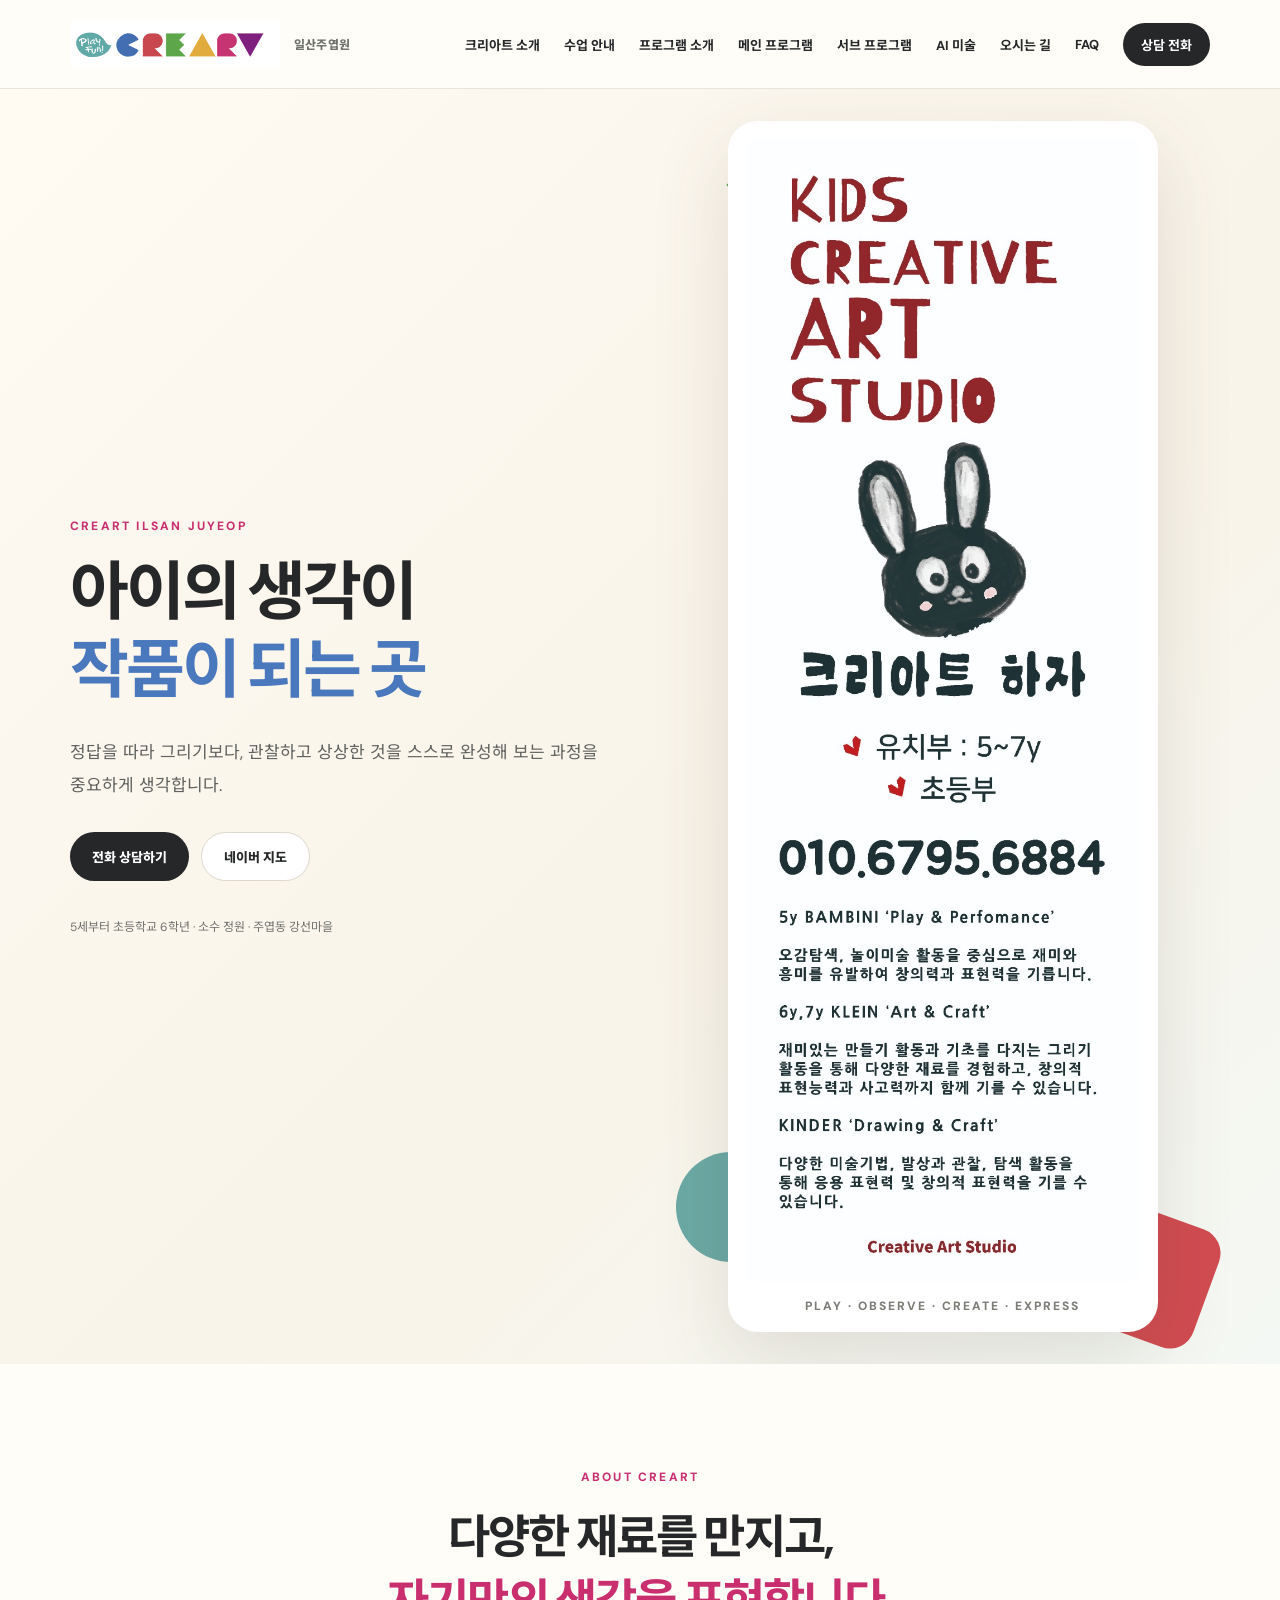
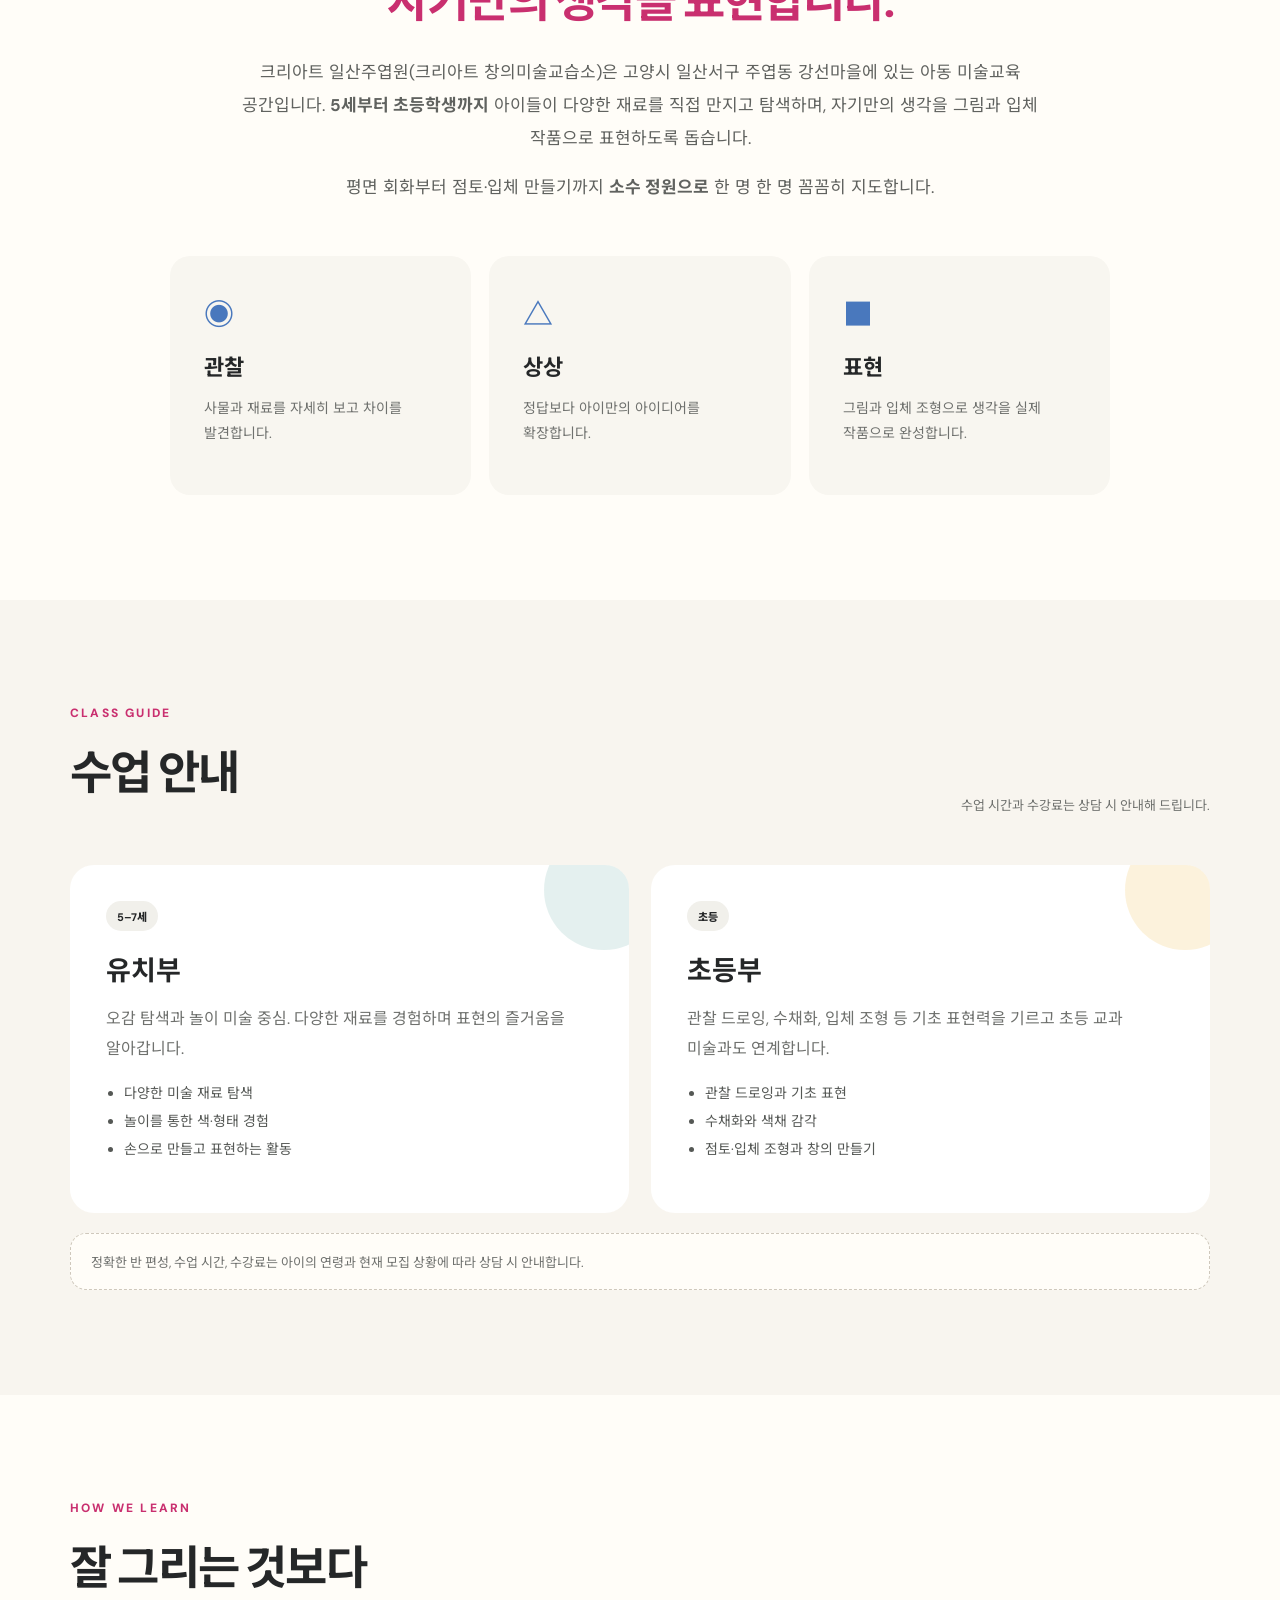
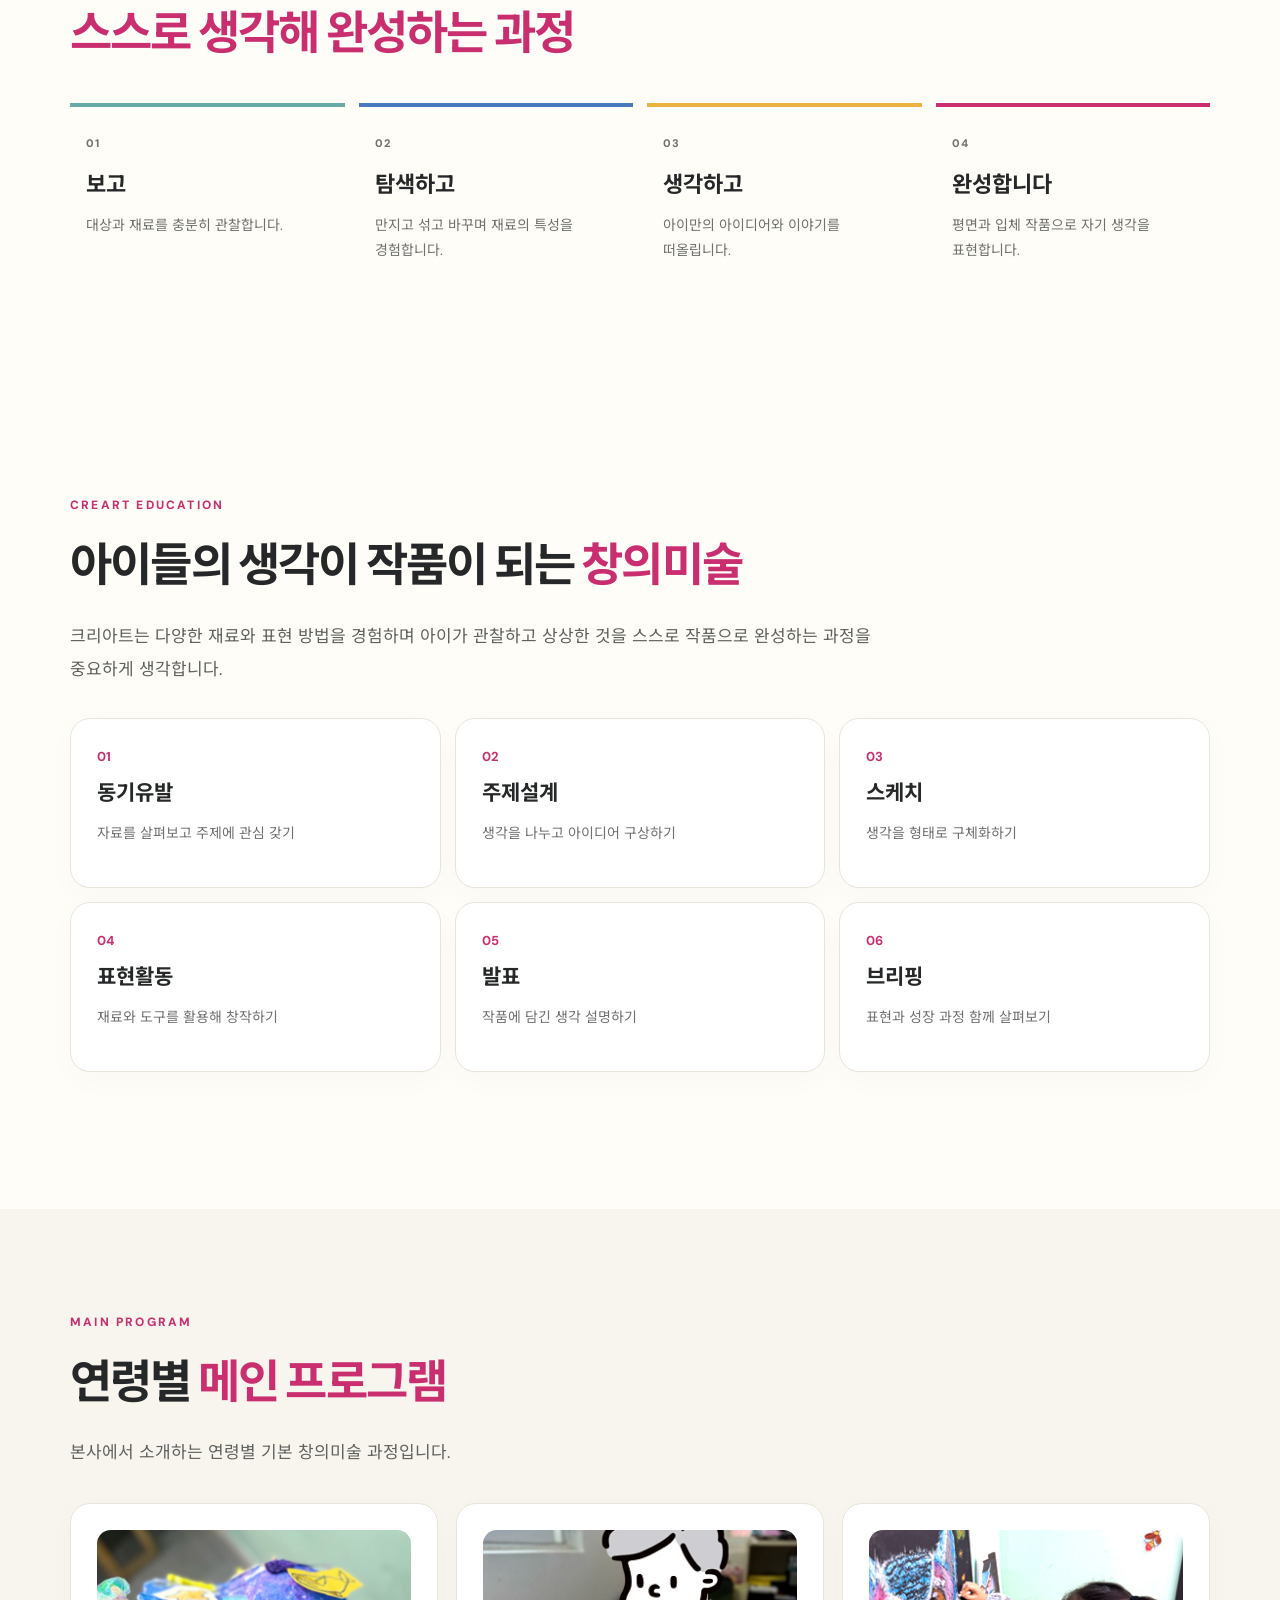
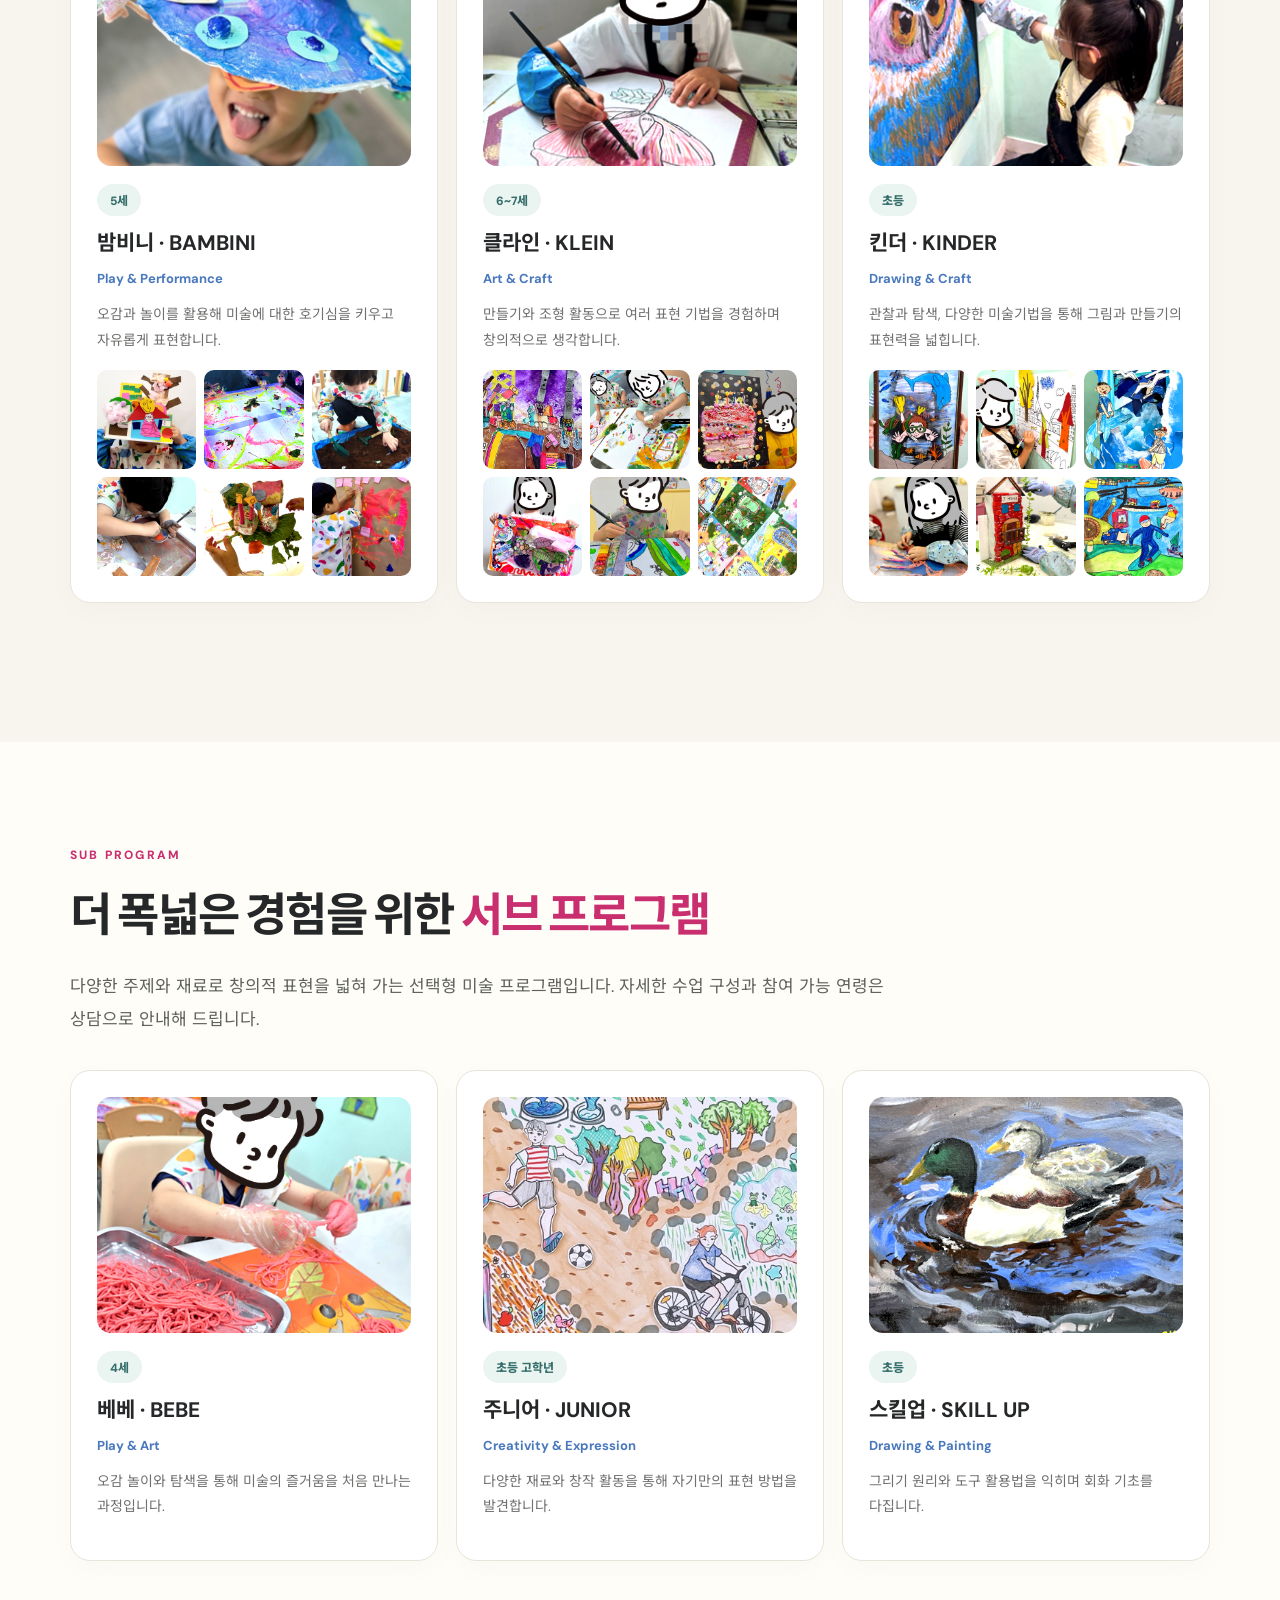
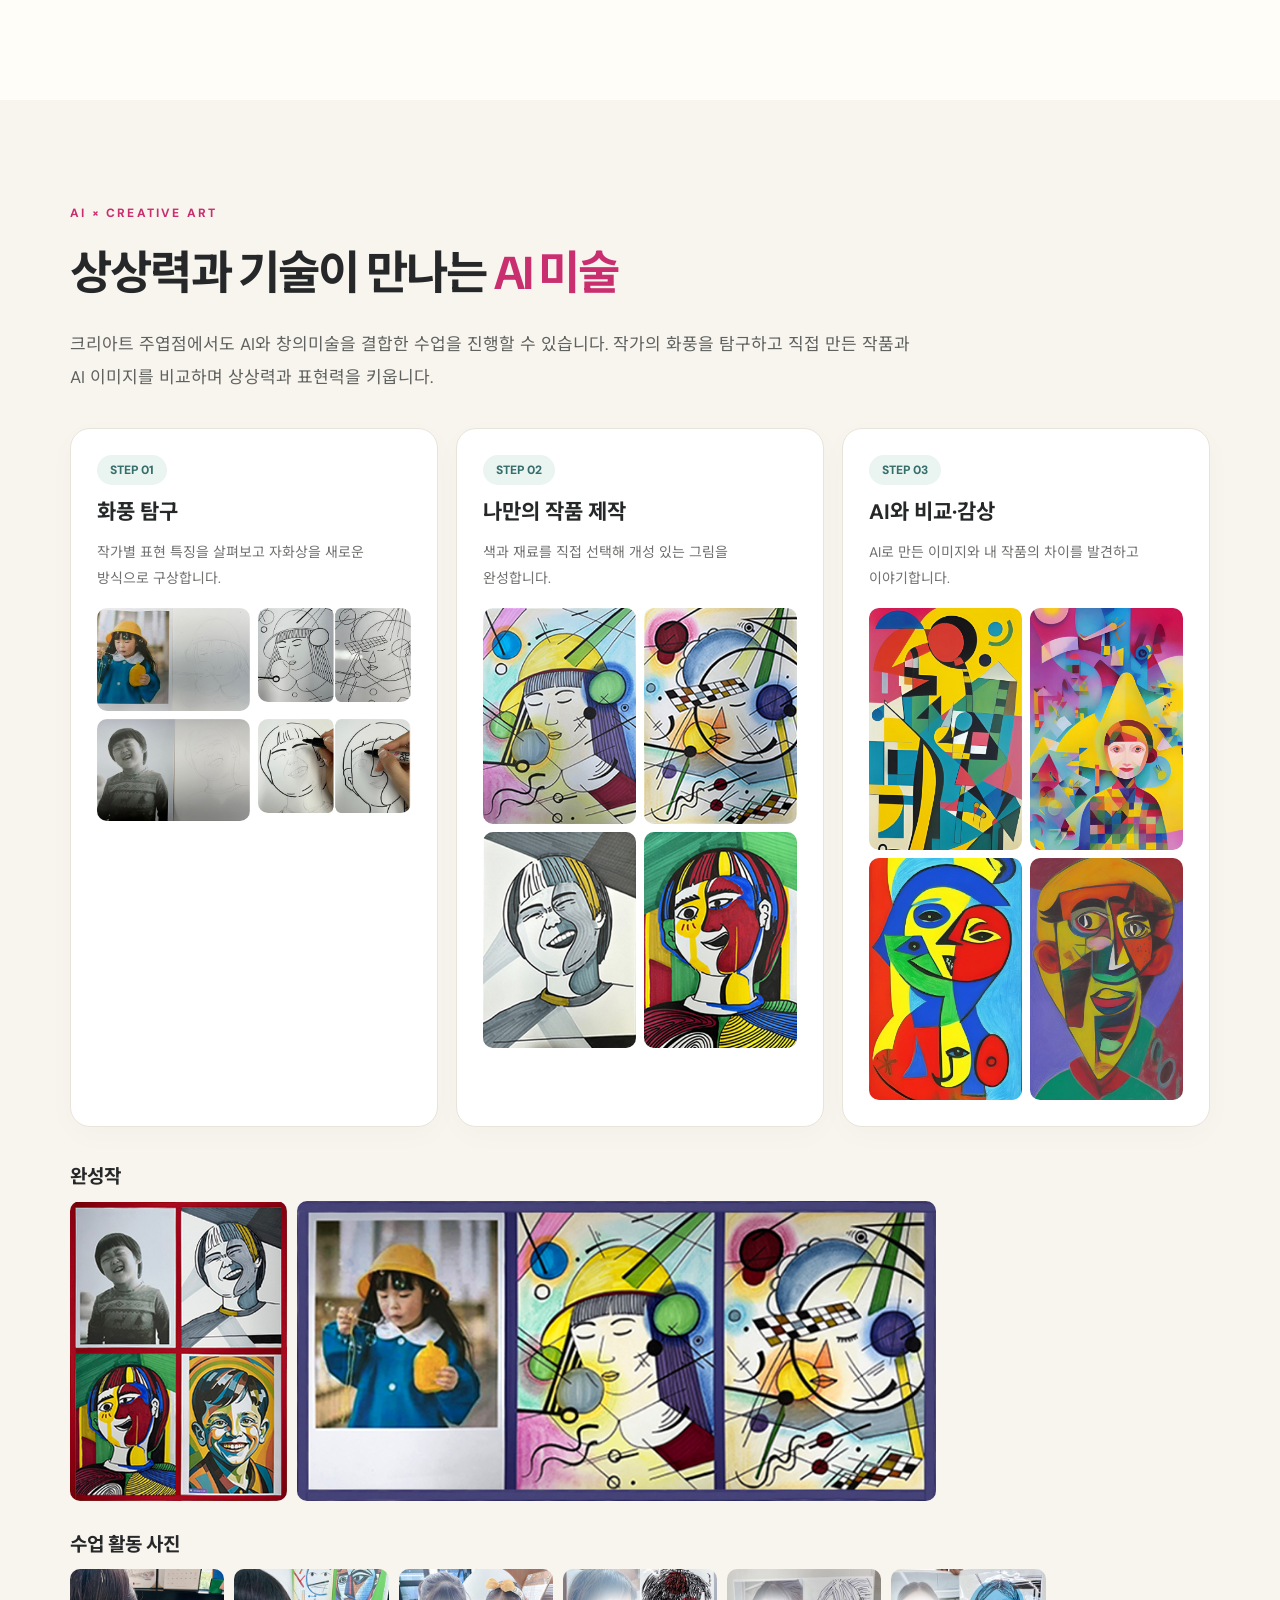
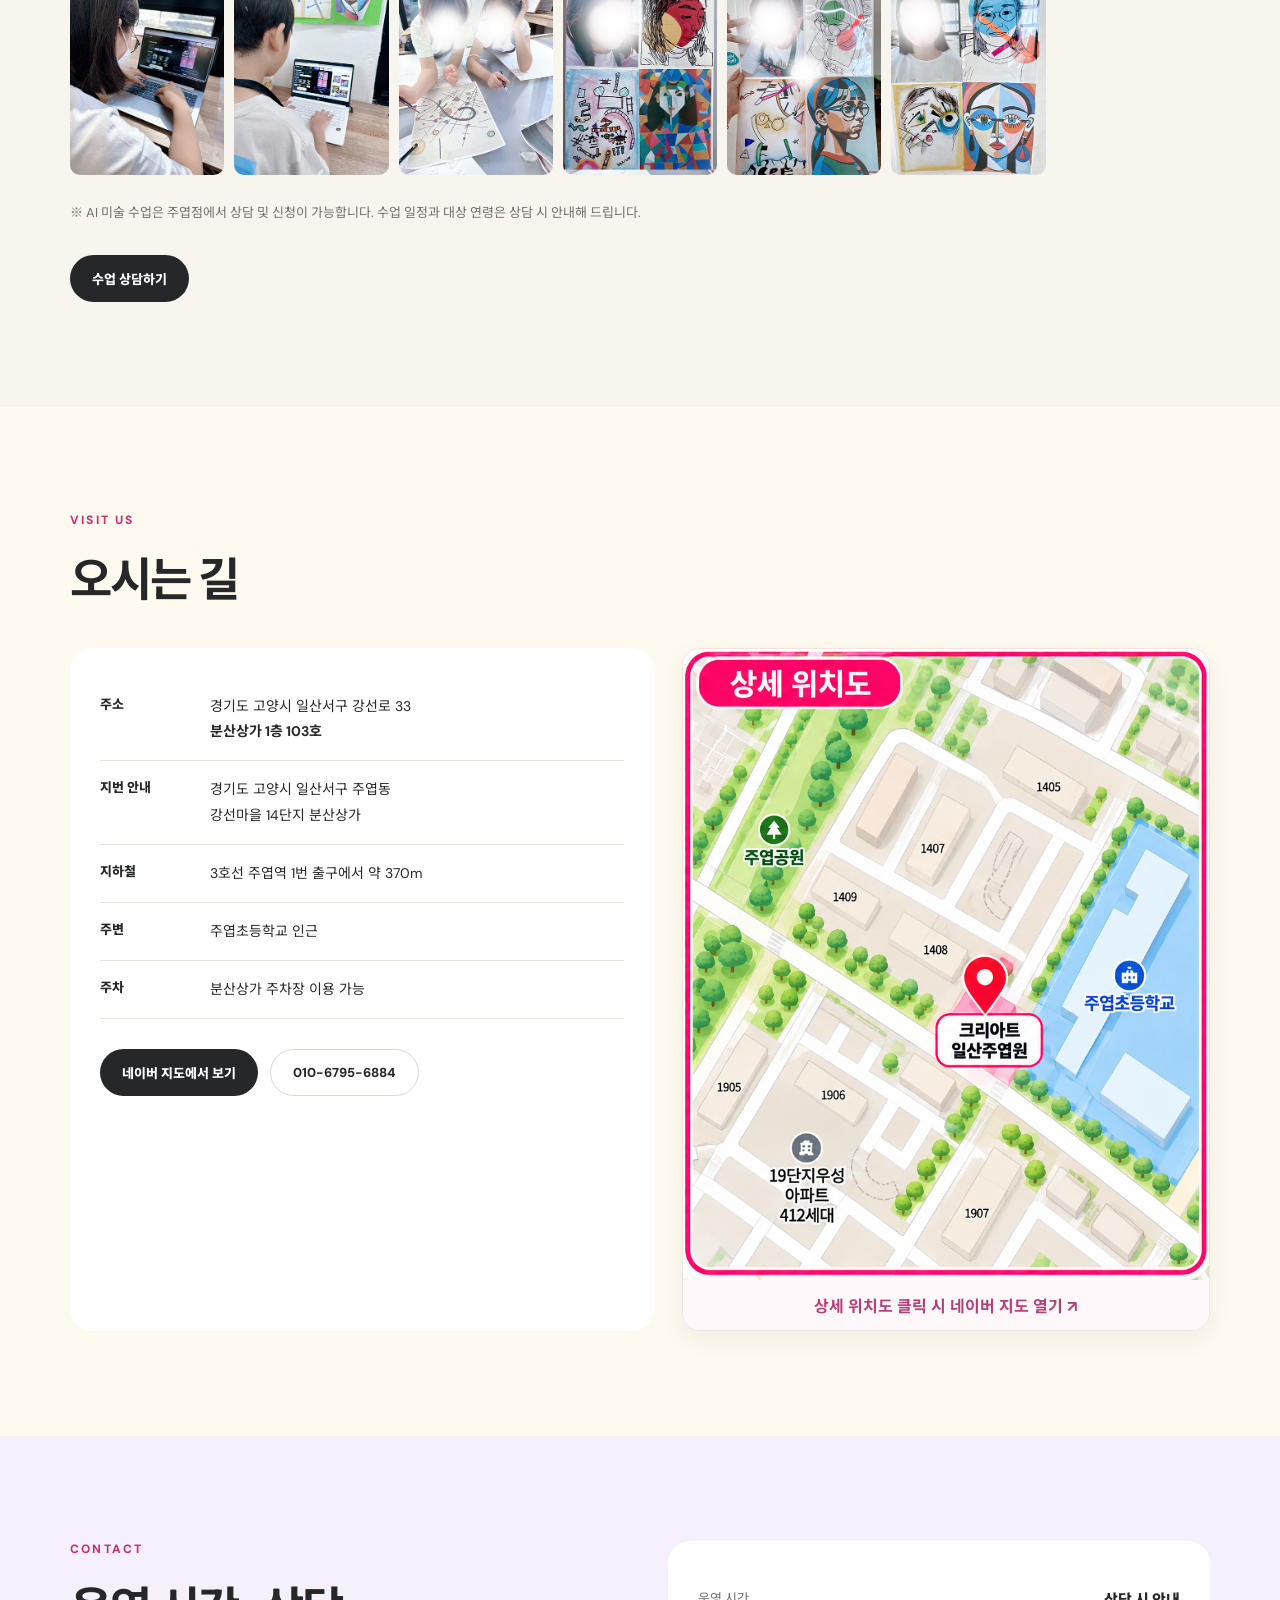
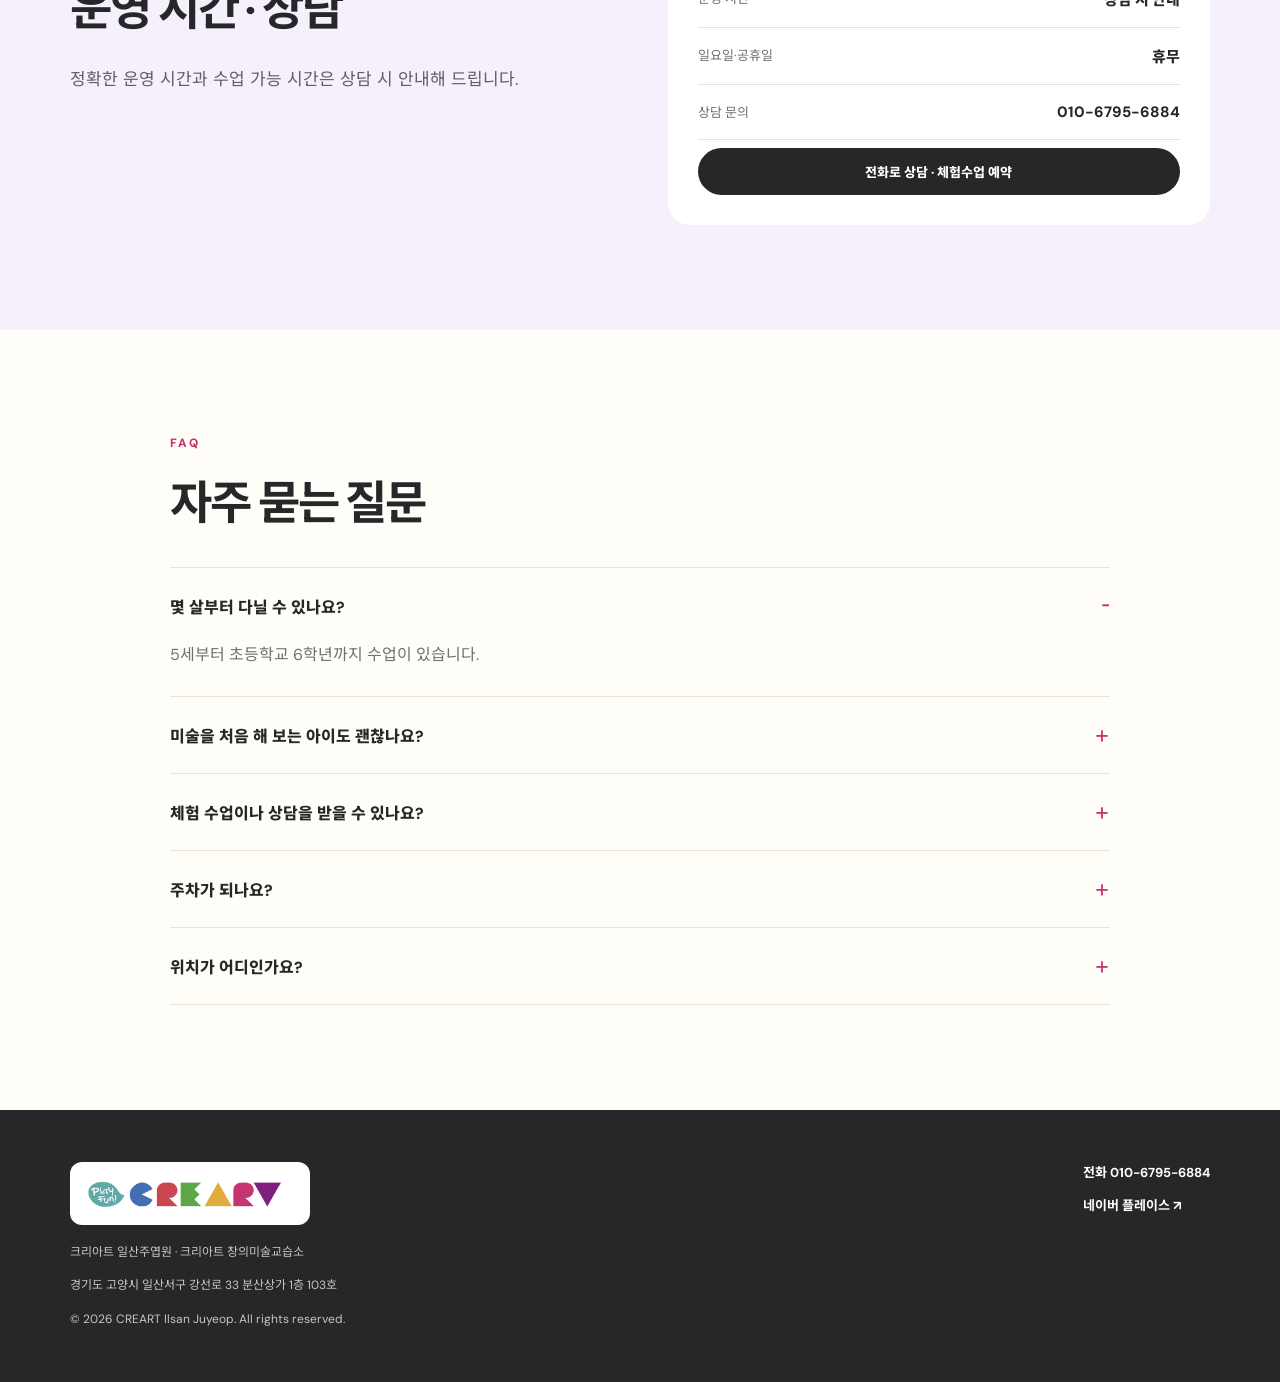
<file: index.html>
<!DOCTYPE html>

<html lang="ko">
<head>
<meta charset="utf-8"/>
<meta content="width=device-width, initial-scale=1" name="viewport"/>
<meta content="#fffdf8" name="theme-color"/>
<title>크리아트 일산주엽원 | 주엽동 5세·초등 창의미술</title>
<meta content="고양시 일산서구 주엽동 강선마을의 아동 미술교육 공간, 크리아트 일산주엽원. 5세부터 초등학교 6학년까지 소수 정원으로 관찰 드로잉, 수채화, 점토·입체 조형 수업을 진행합니다." name="description"/>
<meta content="크리아트 일산주엽원, 크리아트 창의미술교습소, 주엽동 미술학원, 일산 아동미술, 강선마을 미술, 유아미술, 초등미술, 창의미술" name="keywords"/>
<link href="https://www.creart-jy.com/" rel="canonical"/>
<meta content="website" property="og:type"/>
<meta content="ko_KR" property="og:locale"/>
<meta content="크리아트 일산주엽원 | 아이의 생각이 작품이 되는 곳" property="og:title"/>
<meta content="5세부터 초등학생까지, 다양한 재료를 직접 탐색하고 자기 생각을 그림과 입체 작품으로 표현하는 소수 정원 창의미술." property="og:description"/>
<meta content="https://www.creart-jy.com/" property="og:url"/>
<meta content="https://www.creart-jy.com/assets/creart-logo.png" property="og:image"/>
<link href="assets/creart-logo.png" rel="icon" type="image/png"/>
<link href="style.css" rel="stylesheet"/>
<script type="application/ld+json">{
  "@context": "https://schema.org",
  "@type": [
    "LocalBusiness",
    "EducationalOrganization"
  ],
  "name": "크리아트 일산주엽원",
  "alternateName": [
    "크리아트 창의미술교습소",
    "CREART 일산주엽원"
  ],
  "url": "https://www.creart-jy.com/",
  "logo": "https://www.creart-jy.com/assets/creart-logo.png",
  "telephone": "+82-10-6795-6884",
  "openingHoursSpecification": [
    {
      "@type": "OpeningHoursSpecification",
      "dayOfWeek": [
        "Monday",
        "Tuesday",
        "Wednesday",
        "Thursday",
        "Friday"
      ],
      "opens": "13:00",
      "closes": "19:00"
    }
  ],
  "sameAs": [
    "https://map.naver.com/p/entry/place/1433115227"
  ],
  "address": {
    "@type": "PostalAddress",
    "streetAddress": "강선로 33 분산상가 1층 103호",
    "addressLocality": "고양시 일산서구",
    "addressRegion": "경기도",
    "addressCountry": "KR"
  },
  "areaServed": [
    "주엽동",
    "강선마을",
    "일산서구"
  ],
  "description": "5세부터 초등학교 6학년까지 소수 정원으로 관찰 드로잉, 수채화, 점토·입체 조형 등 창의미술 수업을 진행하는 아동 미술교육 공간입니다."
}</script>
<script type="application/ld+json">
  {
    "@context":"https://schema.org",
    "@type":"FAQPage",
    "mainEntity":[
      {"@type":"Question","name":"몇 살부터 다닐 수 있나요?","acceptedAnswer":{"@type":"Answer","text":"5세부터 초등학교 6학년까지 수업이 있습니다."}},
      {"@type":"Question","name":"미술을 처음 해 보는 아이도 괜찮나요?","acceptedAnswer":{"@type":"Answer","text":"네. 처음 오는 아이도 재료에 익숙해지는 활동부터 시작하고, 아이의 속도에 맞춰 진행합니다."}},
      {"@type":"Question","name":"체험 수업이나 상담을 받을 수 있나요?","acceptedAnswer":{"@type":"Answer","text":"네. 전화로 예약하시면 상담과 체험 수업이 가능합니다."}},
      {"@type":"Question","name":"주차가 되나요?","acceptedAnswer":{"@type":"Answer","text":"분산상가 주차장 이용이 가능합니다."}},
      {"@type":"Question","name":"위치가 어디인가요?","acceptedAnswer":{"@type":"Answer","text":"주엽역 1번 출구에서 약 370m, 강선마을 14단지 분산상가 1층 103호에 있습니다."}}
    ]
  }
  </script>
<style>
/* program photos */
.program-cards .program-cover{display:block;width:100%;height:auto;aspect-ratio:4/3;object-fit:cover;border-radius:14px;margin:0 0 18px;background:var(--cream)}
.program-gallery{display:grid;grid-template-columns:repeat(3,1fr);gap:8px;margin-top:16px}
.program-gallery img,.ai-step-gallery img,.ai-photo-grid img{display:block;width:100%;height:auto;object-fit:cover;border-radius:10px;background:var(--cream)}
.program-gallery img{aspect-ratio:1/1}
.ai-step-gallery{display:grid;grid-template-columns:1fr 1fr;gap:8px;margin-top:16px}
.ai-step-gallery{align-items:start}
.ai-photos{margin:8px 0 26px}
.ai-photos h3{font-size:19px;margin:28px 0 12px}
.ai-photo-grid{display:grid;grid-template-columns:repeat(auto-fill,minmax(150px,1fr));gap:10px}
.ai-photo-grid img{aspect-ratio:3/4}
.ai-results{display:flex;flex-wrap:wrap;gap:10px}
.ai-results img{display:block;height:300px;width:auto;max-width:100%;object-fit:contain;border-radius:10px}
@media(max-width:900px){.program-gallery{grid-template-columns:repeat(6,1fr)}}
@media(max-width:520px){.program-gallery{grid-template-columns:repeat(3,1fr)}.ai-photo-grid{grid-template-columns:repeat(3,1fr);gap:6px}.ai-results img{height:auto;width:100%}}
.creart-detail-map{display:block;min-width:0;align-self:stretch;text-decoration:none;color:inherit;border-radius:18px;overflow:hidden;background:#fff;border:1px solid #eee5dd;box-shadow:0 8px 25px rgba(0,0,0,.06)}
.creart-detail-map img{display:block;width:100%;height:auto;object-fit:contain}
.creart-map-caption{display:block;padding:13px 16px;text-align:center;font-weight:700;color:#b34179;background:#fff8fb}
.creart-detail-map:hover .creart-map-caption{text-decoration:underline}
</style>
</head>
<body>
<a class="skip" href="#main">본문 바로가기</a>
<header class="site-header">
<div class="wrap nav">
<a aria-label="크리아트 일산주엽원 홈" class="brand" href="#top">
<img alt="CREART Play Fun 로고" class="brand-logo" src="assets/creart-logo.png"/>
<span class="brand-text">일산주엽원</span>
</a>
<button aria-controls="nav-links" aria-expanded="false" class="menu-toggle" type="button">메뉴 ☰</button>
<nav aria-label="주요 메뉴" id="nav-links">
<a href="#about">크리아트 소개</a>
<a href="#classes">수업 안내</a>
<a href="#program-overview">프로그램 소개</a>
<a href="#main-program">메인 프로그램</a>
<a href="#sub-program">서브 프로그램</a>
<a href="#ai-program">AI 미술</a>
<a href="#location">오시는 길</a>
<a href="#faq">FAQ</a>

<a class="nav-cta" href="tel:01067956884">상담 전화</a>
</nav>
</div>
</header>
<main id="main">
<section class="hero" id="top">
<div class="wrap hero-grid">
<div class="hero-copy">
<p class="eyebrow">CREART ILSAN JUYEOP</p>
<h1>아이의 생각이<br/><em>작품이 되는 곳</em></h1>
<p class="lead">정답을 따라 그리기보다, 관찰하고 상상한 것을 스스로 완성해 보는 과정을 중요하게 생각합니다.</p>
<div class="actions">
<a class="btn primary" href="tel:01067956884">전화 상담하기</a>
<a class="btn secondary" href="https://map.naver.com/p/entry/place/1433115227" rel="noopener noreferrer" target="_blank">네이버 지도</a>
</div>
<div class="hero-note">5세부터 초등학교 6학년 · 소수 정원 · 주엽동 강선마을</div>
</div>
<div aria-label="크리아트 주엽 미술학원 토끼 캐릭터 메인 이미지" class="hero-visual">
<div class="logo-card">
<img alt="KIDS CREATIVE ART STUDIO 크리아트 주엽 토끼 캐릭터와 수업 안내" class="rabbit-main-image" fetchpriority="high" src="[data-uri]"/>
<p>PLAY · OBSERVE · CREATE · EXPRESS</p>
</div>
<div class="shape shape-a"></div>
<div class="shape shape-b"></div>
<div class="shape shape-c"></div>
<div class="shape shape-d"></div>
</div>
</div>
</section>
<section class="section intro" id="about">
<div class="wrap narrow">
<p class="eyebrow">ABOUT CREART</p>
<h2>다양한 재료를 만지고,<br/><span>자기만의 생각을 표현합니다.</span></h2>
<p class="section-lead">크리아트 일산주엽원(크리아트 창의미술교습소)은 고양시 일산서구 주엽동 강선마을에 있는 아동 미술교육 공간입니다. <strong>5세부터 초등학생까지</strong> 아이들이 다양한 재료를 직접 만지고 탐색하며, 자기만의 생각을 그림과 입체 작품으로 표현하도록 돕습니다.</p>
<p class="section-lead">평면 회화부터 점토·입체 만들기까지 <strong>소수 정원으로</strong> 한 명 한 명 꼼꼼히 지도합니다.</p>
<div class="features">
<article><span class="feature-icon">◉</span><h3>관찰</h3><p>사물과 재료를 자세히 보고 차이를 발견합니다.</p></article>
<article><span class="feature-icon">△</span><h3>상상</h3><p>정답보다 아이만의 아이디어를 확장합니다.</p></article>
<article><span class="feature-icon">■</span><h3>표현</h3><p>그림과 입체 조형으로 생각을 실제 작품으로 완성합니다.</p></article>
</div>
</div>
</section>
<section class="section classes" id="classes">
<div class="wrap">
<p class="eyebrow">CLASS GUIDE</p>
<div class="section-head">
<h2>수업 안내</h2>
<p>수업 시간과 수강료는 상담 시 안내해 드립니다.</p>
</div>
<div class="class-grid">
<article class="class-card preschool">
<div class="class-badge">5–7세</div>
<h3>유치부</h3>
<p>오감 탐색과 놀이 미술 중심. 다양한 재료를 경험하며 표현의 즐거움을 알아갑니다.</p>
<ul>
<li>다양한 미술 재료 탐색</li>
<li>놀이를 통한 색·형태 경험</li>
<li>손으로 만들고 표현하는 활동</li>
</ul>
</article>
<article class="class-card elementary">
<div class="class-badge">초등</div>
<h3>초등부</h3>
<p>관찰 드로잉, 수채화, 입체 조형 등 기초 표현력을 기르고 초등 교과 미술과도 연계합니다.</p>
<ul>
<li>관찰 드로잉과 기초 표현</li>
<li>수채화와 색채 감각</li>
<li>점토·입체 조형과 창의 만들기</li>
</ul>
</article>
</div>
<div class="notice">정확한 반 편성, 수업 시간, 수강료는 아이의 연령과 현재 모집 상황에 따라 상담 시 안내합니다.</div>
</div>
</section>
<section class="section process">
<div class="wrap">
<p class="eyebrow">HOW WE LEARN</p>
<h2>잘 그리는 것보다<br/><span>스스로 생각해 완성하는 과정</span></h2>
<div class="process-grid">
<article><span>01</span><h3>보고</h3><p>대상과 재료를 충분히 관찰합니다.</p></article>
<article><span>02</span><h3>탐색하고</h3><p>만지고 섞고 바꾸며 재료의 특성을 경험합니다.</p></article>
<article><span>03</span><h3>생각하고</h3><p>아이만의 아이디어와 이야기를 떠올립니다.</p></article>
<article><span>04</span><h3>완성합니다</h3><p>평면과 입체 작품으로 자기 생각을 표현합니다.</p></article>
</div>

</div>
</section>
<!-- 본사 공개 프로그램 안내를 주엽점 방문자용으로 재구성한 요약입니다. -->
<section class="section program-section" id="program-overview">
<div class="wrap"><p class="eyebrow">CREART EDUCATION</p><h2>아이들의 생각이 작품이 되는 <span>창의미술</span></h2>
<p class="section-lead">크리아트는 다양한 재료와 표현 방법을 경험하며 아이가 관찰하고 상상한 것을 스스로 작품으로 완성하는 과정을 중요하게 생각합니다.</p>
<div class="program-steps"><article><b>01</b><h3>동기유발</h3><p>자료를 살펴보고 주제에 관심 갖기</p></article><article><b>02</b><h3>주제설계</h3><p>생각을 나누고 아이디어 구상하기</p></article><article><b>03</b><h3>스케치</h3><p>생각을 형태로 구체화하기</p></article><article><b>04</b><h3>표현활동</h3><p>재료와 도구를 활용해 창작하기</p></article><article><b>05</b><h3>발표</h3><p>작품에 담긴 생각 설명하기</p></article><article><b>06</b><h3>브리핑</h3><p>표현과 성장 과정 함께 살펴보기</p></article></div>
</div>
</section>
<section class="section program-section program-tint" id="main-program"><div class="wrap"><p class="eyebrow">MAIN PROGRAM</p><h2>연령별 <span>메인 프로그램</span></h2><p class="section-lead">본사에서 소개하는 연령별 기본 창의미술 과정입니다.</p>
<div class="program-cards"><article><img class="program-cover" src="images/program/img_bambini_00.jpg" alt="크리아트 밤비니(5세) 놀이미술 수업 모습" width="322" height="251" loading="lazy" decoding="async"/><span class="program-pill">5세</span><h3>밤비니 · BAMBINI</h3><strong>Play &amp; Performance</strong><p>오감과 놀이를 활용해 미술에 대한 호기심을 키우고 자유롭게 표현합니다.</p><div class="program-gallery"><img src="images/program/img_bambini_01.jpg" alt="크리아트 밤비니(5세) 놀이미술 작품 예시 1" width="300" height="290" loading="lazy" decoding="async"/><img src="images/program/img_bambini_02.jpg" alt="크리아트 밤비니(5세) 놀이미술 작품 예시 2" width="300" height="290" loading="lazy" decoding="async"/><img src="images/program/img_bambini_03.jpg" alt="크리아트 밤비니(5세) 놀이미술 작품 예시 3" width="300" height="290" loading="lazy" decoding="async"/><img src="images/program/img_bambini_04.jpg" alt="크리아트 밤비니(5세) 놀이미술 작품 예시 4" width="300" height="290" loading="lazy" decoding="async"/><img src="images/program/img_bambini_05.jpg" alt="크리아트 밤비니(5세) 놀이미술 작품 예시 5" width="300" height="290" loading="lazy" decoding="async"/><img src="images/program/img_bambini_06.jpg" alt="크리아트 밤비니(5세) 놀이미술 작품 예시 6" width="300" height="290" loading="lazy" decoding="async"/></div></article><article><img class="program-cover" src="images/program/img_klein_00.jpg" alt="크리아트 클라인(6~7세) 조형 활동 수업 모습" width="321" height="251" loading="lazy" decoding="async"/><span class="program-pill">6~7세</span><h3>클라인 · KLEIN</h3><strong>Art &amp; Craft</strong><p>만들기와 조형 활동으로 여러 표현 기법을 경험하며 창의적으로 생각합니다.</p><div class="program-gallery"><img src="images/program/img_klein_01.jpg" alt="크리아트 클라인(6~7세) 조형 활동 작품 예시 1" width="300" height="420" loading="lazy" decoding="async"/><img src="images/program/img_klein_02.jpg" alt="크리아트 클라인(6~7세) 조형 활동 작품 예시 2" width="300" height="290" loading="lazy" decoding="async"/><img src="images/program/img_klein_03.jpg" alt="크리아트 클라인(6~7세) 조형 활동 작품 예시 3" width="300" height="290" loading="lazy" decoding="async"/><img src="images/program/img_klein_04.jpg" alt="크리아트 클라인(6~7세) 조형 활동 작품 예시 4" width="300" height="290" loading="lazy" decoding="async"/><img src="images/program/img_klein_05.jpg" alt="크리아트 클라인(6~7세) 조형 활동 작품 예시 5" width="300" height="290" loading="lazy" decoding="async"/><img src="images/program/img_klein_06.jpg" alt="크리아트 클라인(6~7세) 조형 활동 작품 예시 6" width="300" height="290" loading="lazy" decoding="async"/></div></article><article><img class="program-cover" src="images/program/img_kinder_00.jpg" alt="크리아트 킨더(초등) 그리기와 만들기 수업 모습" width="322" height="251" loading="lazy" decoding="async"/><span class="program-pill">초등</span><h3>킨더 · KINDER</h3><strong>Drawing &amp; Craft</strong><p>관찰과 탐색, 다양한 미술기법을 통해 그림과 만들기의 표현력을 넓힙니다.</p><div class="program-gallery"><img src="images/program/img_kinder_01.jpg" alt="크리아트 킨더(초등) 그리기와 만들기 작품 예시 1" width="300" height="290" loading="lazy" decoding="async"/><img src="images/program/img_kinder_02.jpg" alt="크리아트 킨더(초등) 그리기와 만들기 작품 예시 2" width="300" height="290" loading="lazy" decoding="async"/><img src="images/program/img_kinder_03.jpg" alt="크리아트 킨더(초등) 그리기와 만들기 작품 예시 3" width="300" height="290" loading="lazy" decoding="async"/><img src="images/program/img_kinder_04.jpg" alt="크리아트 킨더(초등) 그리기와 만들기 작품 예시 4" width="300" height="290" loading="lazy" decoding="async"/><img src="images/program/img_kinder_05.jpg" alt="크리아트 킨더(초등) 그리기와 만들기 작품 예시 5" width="300" height="290" loading="lazy" decoding="async"/><img src="images/program/img_kinder_06.jpg" alt="크리아트 킨더(초등) 그리기와 만들기 작품 예시 6" width="300" height="430" loading="lazy" decoding="async"/></div></article></div>
</div></section>
<section class="section program-section" id="sub-program"><div class="wrap"><p class="eyebrow">SUB PROGRAM</p><h2>더 폭넓은 경험을 위한 <span>서브 프로그램</span></h2><p class="section-lead">다양한 주제와 재료로 창의적 표현을 넓혀 가는 선택형 미술 프로그램입니다. 자세한 수업 구성과 참여 가능 연령은 상담으로 안내해 드립니다.</p>
<div class="program-cards"><article><img class="program-cover" src="images/program/img_bebe_00.jpg" alt="크리아트 베베(4세) 오감 놀이 미술 수업 모습" width="427" height="364" loading="lazy" decoding="async"/><span class="program-pill">4세</span><h3>베베 · BEBE</h3><strong>Play &amp; Art</strong><p>오감 놀이와 탐색을 통해 미술의 즐거움을 처음 만나는 과정입니다.</p></article><article><img class="program-cover" src="images/program/img_junior_00.jpg" alt="크리아트 주니어(초등 고학년) 창작 표현 수업 모습" width="427" height="364" loading="lazy" decoding="async"/><span class="program-pill">초등 고학년</span><h3>주니어 · JUNIOR</h3><strong>Creativity &amp; Expression</strong><p>다양한 재료와 창작 활동을 통해 자기만의 표현 방법을 발견합니다.</p></article><article><img class="program-cover" src="images/program/img_skillup_00.jpg" alt="크리아트 스킬업(초등) 회화 기초 수업 모습" width="427" height="364" loading="lazy" decoding="async"/><span class="program-pill">초등</span><h3>스킬업 · SKILL UP</h3><strong>Drawing &amp; Painting</strong><p>그리기 원리와 도구 활용법을 익히며 회화 기초를 다집니다.</p></article></div>
</div></section>
<section class="section program-section program-tint" id="ai-program"><div class="wrap"><p class="eyebrow">AI × CREATIVE ART</p><h2>상상력과 기술이 만나는 <span>AI 미술</span></h2><p class="section-lead">크리아트 주엽점에서도 AI와 창의미술을 결합한 수업을 진행할 수 있습니다. 작가의 화풍을 탐구하고 직접 만든 작품과 AI 이미지를 비교하며 상상력과 표현력을 키웁니다.</p>
<div class="program-cards ai-cards"><article><span class="program-pill">STEP 01</span><h3>화풍 탐구</h3><p>작가별 표현 특징을 살펴보고 자화상을 새로운 방식으로 구상합니다.</p><div class="ai-step-gallery"><img src="images/program/aiprgr_01.jpg" alt="AI 미술 수업: 자화상을 작가의 화풍으로 바꿔 스케치한 과정 1" width="418" height="281" loading="lazy" decoding="async"/><img src="images/program/aiprgr_02.jpg" alt="AI 미술 수업: 자화상을 작가의 화풍으로 바꿔 스케치한 과정 2" width="455" height="281" loading="lazy" decoding="async"/><img src="images/program/aiprgr_03.jpg" alt="AI 미술 수업: 자화상을 작가의 화풍으로 바꿔 스케치한 과정 3" width="418" height="281" loading="lazy" decoding="async"/><img src="images/program/aiprgr_04.jpg" alt="AI 미술 수업: 자화상을 작가의 화풍으로 바꿔 스케치한 과정 4" width="455" height="281" loading="lazy" decoding="async"/></div></article><article><span class="program-pill">STEP 02</span><h3>나만의 작품 제작</h3><p>색과 재료를 직접 선택해 개성 있는 그림을 완성합니다.</p><div class="ai-step-gallery"><img src="images/program/aiprgr_05.jpg" alt="AI 미술 수업: 작가의 화풍에 맞춰 재료로 표현한 작품 1" width="238" height="336" loading="lazy" decoding="async"/><img src="images/program/aiprgr_06.jpg" alt="AI 미술 수업: 작가의 화풍에 맞춰 재료로 표현한 작품 2" width="238" height="336" loading="lazy" decoding="async"/><img src="images/program/aiprgr_07.jpg" alt="AI 미술 수업: 작가의 화풍에 맞춰 재료로 표현한 작품 3" width="238" height="336" loading="lazy" decoding="async"/><img src="images/program/aiprgr_08.jpg" alt="AI 미술 수업: 작가의 화풍에 맞춰 재료로 표현한 작품 4" width="238" height="336" loading="lazy" decoding="async"/></div></article><article><span class="program-pill">STEP 03</span><h3>AI와 비교·감상</h3><p>AI로 만든 이미지와 내 작품의 차이를 발견하고 이야기합니다.</p><div class="ai-step-gallery"><img src="images/program/aiprgr_09.jpg" alt="AI 미술 수업: AI로 만든 이미지와 비교한 작품 1" width="279" height="442" loading="lazy" decoding="async"/><img src="images/program/aiprgr_10.jpg" alt="AI 미술 수업: AI로 만든 이미지와 비교한 작품 2" width="279" height="442" loading="lazy" decoding="async"/><img src="images/program/aiprgr_11.jpg" alt="AI 미술 수업: AI로 만든 이미지와 비교한 작품 3" width="279" height="442" loading="lazy" decoding="async"/><img src="images/program/aiprgr_12.jpg" alt="AI 미술 수업: AI로 만든 이미지와 비교한 작품 4" width="279" height="442" loading="lazy" decoding="async"/></div></article></div>
<div class="ai-photos"><h3>완성작</h3><div class="ai-results"><img src="images/program/aiprgr_13.jpg" alt="AI 미술 수업 완성작 1" width="345" height="476" loading="lazy" decoding="async"/><img src="images/program/aiprgr_14.jpg" alt="AI 미술 수업 완성작 2" width="664" height="312" loading="lazy" decoding="async"/></div><h3>수업 활동 사진</h3><div class="ai-photo-grid"><img src="images/program/aiprgr_15.jpg" alt="AI 미술 수업 활동 사진 1" width="376" height="501" loading="lazy" decoding="async"/><img src="images/program/aiprgr_16.jpg" alt="AI 미술 수업 활동 사진 2" width="376" height="501" loading="lazy" decoding="async"/><img src="images/program/aiprgr_17.jpg" alt="AI 미술 수업 활동 사진 3" width="376" height="501" loading="lazy" decoding="async"/><img src="images/program/aiprgr_18.jpg" alt="AI 미술 수업 활동 사진 4" width="376" height="501" loading="lazy" decoding="async"/><img src="images/program/aiprgr_19.jpg" alt="AI 미술 수업 활동 사진 5" width="376" height="501" loading="lazy" decoding="async"/><img src="images/program/aiprgr_20.jpg" alt="AI 미술 수업 활동 사진 6" width="376" height="501" loading="lazy" decoding="async"/></div></div><p class="program-note">※ AI 미술 수업은 주엽점에서 상담 및 신청이 가능합니다. 수업 일정과 대상 연령은 상담 시 안내해 드립니다.</p>
<div class="actions"><a class="btn primary" href="tel:01067956884">수업 상담하기</a></div></div></section>
<section class="section location" id="location">
<div class="wrap">
<p class="eyebrow">VISIT US</p>
<h2>오시는 길</h2>
<div class="location-grid">
<div class="info-card">
<dl>
<div><dt>주소</dt><dd>경기도 고양시 일산서구 강선로 33<br/><strong>분산상가 1층 103호</strong></dd></div>
<div><dt>지번 안내</dt><dd>경기도 고양시 일산서구 주엽동<br/>강선마을 14단지 분산상가</dd></div>
<div><dt>지하철</dt><dd>3호선 주엽역 1번 출구에서 약 370m</dd></div>
<div><dt>주변</dt><dd>주엽초등학교 인근</dd></div>
<div><dt>주차</dt><dd>분산상가 주차장 이용 가능</dd></div>
</dl>
<div class="actions">
<a class="btn primary" href="https://map.naver.com/p/entry/place/1433115227" rel="noopener noreferrer" target="_blank">네이버 지도에서 보기</a>
<a class="btn secondary" href="tel:01067956884">010-6795-6884</a>
</div>
</div>
<a aria-label="네이버 지도에서 크리아트 일산주엽원 열기" class="creart-detail-map" href="https://map.naver.com/p/entry/place/1433115227" rel="noopener noreferrer" target="_blank">
<img src="assets/creart-detail-map.png" alt="크리아트 일산주엽원 상세 위치도 — 주엽초등학교 인근 강선마을 14단지 분산상가" loading="lazy" decoding="async"/>
<span class="creart-map-caption">상세 위치도 클릭 시 네이버 지도 열기 ↗</span>
</a>
</div>
</div>
</section>
<section class="section hours" id="contact">
<div class="wrap hours-grid">
<div>
<p class="eyebrow">CONTACT</p>
<h2>운영 시간 · 상담</h2>
<p class="section-lead">정확한 운영 시간과 수업 가능 시간은 상담 시 안내해 드립니다.</p>
</div>
<div class="hours-card">
<div><span>운영 시간</span><strong>상담 시 안내</strong></div>
<div><span>일요일·공휴일</span><strong>휴무</strong></div>
<div><span>상담 문의</span><a href="tel:01067956884">010-6795-6884</a></div>
<a class="btn primary full" href="tel:01067956884">전화로 상담 · 체험수업 예약</a>
</div>
</div>
</section>
<section class="section faq" id="faq">
<div class="wrap narrow">
<p class="eyebrow">FAQ</p>
<h2>자주 묻는 질문</h2>
<div class="faq-list">
<details open=""><summary>몇 살부터 다닐 수 있나요?</summary><p>5세부터 초등학교 6학년까지 수업이 있습니다.</p></details>
<details><summary>미술을 처음 해 보는 아이도 괜찮나요?</summary><p>네. 처음 오는 아이도 재료에 익숙해지는 활동부터 시작하고, 아이의 속도에 맞춰 진행합니다.</p></details>
<details><summary>체험 수업이나 상담을 받을 수 있나요?</summary><p>네, 전화로 예약하시면 상담과 체험 수업이 가능합니다.</p></details>
<details><summary>주차가 되나요?</summary><p>분산상가 주차장 이용 가능합니다.</p></details>
<details><summary>위치가 어디인가요?</summary><p>주엽역 1번 출구에서 약 370m, 강선마을 14단지 분산상가 1층 103호에 있습니다.</p></details>
</div>
</div>
</section>
</main>
<footer class="footer">
<div class="wrap footer-inner">
<div>
<img alt="CREART" class="footer-logo" src="assets/creart-logo.png"/>
<p>크리아트 일산주엽원 · 크리아트 창의미술교습소</p>
<p>경기도 고양시 일산서구 강선로 33 분산상가 1층 103호</p>
<small>© <span id="year">2026</span> CREART Ilsan Juyeop. All rights reserved.</small>
</div>
<div class="footer-links">
<a href="tel:01067956884">전화 010-6795-6884</a>

<a href="https://map.naver.com/p/entry/place/1433115227" rel="noopener noreferrer" target="_blank">네이버 플레이스 ↗</a>
</div>
</div>
</footer>
<script defer="" src="script.js"></script>
</body>
</html>
</file>
<file: style.css>
@import url('https://fonts.googleapis.com/css2?family=DM+Sans:wght@400;500;600;700;800&family=Noto+Sans+KR:wght@400;500;600;700;800&display=swap');
:root{--ink:#252728;--muted:#6f716e;--paper:#fffdf8;--cream:#faf4e8;--line:#e9e4da;--teal:#69aaa5;--blue:#4978bd;--red:#d64b50;--green:#58a34a;--yellow:#ecb43e;--pink:#c92f6f;--purple:#81227f;--orange:#de7851}
*{box-sizing:border-box}html{scroll-behavior:smooth;scroll-padding-top:92px}body{margin:0;background:var(--paper);color:var(--ink);font-family:'DM Sans','Noto Sans KR',sans-serif;word-break:keep-all}a{color:inherit;text-decoration:none}button{font:inherit}.wrap{width:min(1140px,calc(100% - 48px));margin:auto}.narrow{max-width:940px}.skip{position:absolute;left:-9999px}.skip:focus{left:12px;top:12px;background:white;z-index:99;padding:12px;border-radius:8px}.site-header{position:sticky;top:0;background:rgba(255,253,248,.95);backdrop-filter:blur(14px);border-bottom:1px solid var(--line);z-index:30}.nav{height:88px;display:flex;align-items:center;justify-content:space-between;gap:24px}.brand{display:flex;align-items:center;gap:14px}.brand-logo{width:210px;height:auto;display:block}.brand-text{font-size:12px;font-weight:800;color:var(--muted);letter-spacing:.2px;white-space:nowrap}.nav nav{display:flex;gap:24px;align-items:center;font-size:13px;font-weight:700}.nav nav a:hover{color:var(--pink)}.nav-cta{background:var(--ink);color:white!important;padding:12px 18px;border-radius:999px}.menu-toggle{display:none;background:none;border:0;font-weight:800}.hero{background:linear-gradient(135deg,#fffaf2 0%,#f9f4e9 60%,#f4f8f4 100%);overflow:hidden}.hero-grid{min-height:630px;display:grid;grid-template-columns:1.02fr .98fr;gap:50px;align-items:center}.eyebrow{font-size:12px;letter-spacing:2.2px;font-weight:800;color:var(--pink);margin:0 0 20px}.hero h1{font-size:clamp(44px,5vw,72px);letter-spacing:-3.2px;line-height:1.22;margin:0 0 26px}.hero h1 em{font-style:normal;color:var(--blue)}.lead,.section-lead{font-size:17px;line-height:1.95;color:#60625f}.actions{display:flex;gap:12px;flex-wrap:wrap;margin-top:30px}.btn{padding:14px 22px;border-radius:999px;font-weight:800;font-size:13px;display:inline-flex;align-items:center;justify-content:center;gap:10px;transition:.2s}.btn.primary{background:var(--ink);color:white}.btn.secondary{background:white;border:1px solid #ddd7cd}.btn:hover{transform:translateY(-2px)}.btn.full{width:100%;margin-top:8px}.hero-note{font-size:12px;color:var(--muted);margin-top:36px}.hero-visual{height:500px;position:relative;display:grid;place-items:center}.logo-card{position:relative;z-index:2;width:88%;background:white;padding:42px 34px 32px;border-radius:30px;box-shadow:0 26px 80px rgba(71,62,50,.14);transform:rotate(-3deg);text-align:center}.logo-card img{width:100%;max-width:460px;height:auto}.logo-card p{margin:26px 0 0;font-size:12px;letter-spacing:2px;font-weight:800;color:#7c7c77}.shape{position:absolute;z-index:1;filter:saturate(.95)}.shape-a{width:140px;height:140px;background:var(--yellow);clip-path:polygon(50% 0,100% 100%,0 100%);right:7%;top:7%;transform:rotate(12deg)}.shape-b{width:110px;height:110px;background:var(--teal);border-radius:50%;left:0;bottom:8%}.shape-c{width:125px;height:125px;background:var(--red);border-radius:25px;right:0;bottom:2%;transform:rotate(20deg)}.shape-d{width:90px;height:90px;background:var(--green);left:13%;top:4%;transform:rotate(45deg)}.section{padding:105px 0}.section h2{font-size:clamp(30px,3.6vw,46px);letter-spacing:-1.8px;line-height:1.4;margin:0 0 22px}.section h2 span{color:var(--pink)}.intro{text-align:center}.intro .section-lead{max-width:820px;margin:0 auto 16px}.features{display:grid;grid-template-columns:repeat(3,1fr);gap:18px;margin-top:52px;text-align:left}.features article{background:#f8f6f0;padding:34px;border-radius:20px}.feature-icon{font-size:30px;color:var(--blue);font-weight:900}.features h3{font-size:22px;margin:15px 0 8px}.features p{color:var(--muted);line-height:1.8;font-size:14px}.classes{background:#f8f5ef}.section-head{display:flex;align-items:end;justify-content:space-between;gap:22px}.section-head p{font-size:13px;color:var(--muted)}.class-grid{display:grid;grid-template-columns:1fr 1fr;gap:22px;margin-top:38px}.class-card{position:relative;background:white;padding:36px;border-radius:24px;overflow:hidden}.class-card::after{content:"";position:absolute;right:-35px;top:-35px;width:120px;height:120px;border-radius:50%;opacity:.18}.class-card.preschool::after{background:var(--teal)}.class-card.elementary::after{background:var(--yellow)}.class-badge{display:inline-flex;padding:7px 11px;border-radius:999px;background:#f1f0eb;font-size:11px;font-weight:800}.class-card h3{font-size:27px;margin:18px 0 12px}.class-card p{color:var(--muted);line-height:1.85}.class-card ul{padding-left:18px;line-height:2;color:#555855;font-size:14px}.notice{margin-top:20px;padding:18px 20px;border:1px dashed #cfc8bc;border-radius:16px;color:var(--muted);font-size:13px;background:#fffdf8}.process-grid{display:grid;grid-template-columns:repeat(4,1fr);gap:14px;margin-top:38px}.process-grid article{border-top:4px solid var(--ink);padding:24px 16px 10px}.process-grid article:nth-child(1){border-color:var(--teal)}.process-grid article:nth-child(2){border-color:var(--blue)}.process-grid article:nth-child(3){border-color:var(--yellow)}.process-grid article:nth-child(4){border-color:var(--pink)}.process-grid span{font-size:11px;font-weight:800;letter-spacing:1px;color:var(--muted)}.process-grid h3{font-size:22px;margin:14px 0 8px}.process-grid p{font-size:14px;line-height:1.8;color:var(--muted)}.blog-cta{margin-top:48px;background:#eef5f1;border-radius:22px;padding:28px 30px;display:flex;align-items:center;justify-content:space-between;gap:20px}.blog-cta strong{font-size:19px}.blog-cta p{margin:7px 0 0;color:var(--muted);font-size:14px}.location{background:#fffaf0}.location-grid{display:grid;grid-template-columns:1.05fr .95fr;gap:28px;margin-top:36px}.info-card{background:white;padding:30px;border-radius:22px}.info-card dl{margin:0}.info-card dl>div{display:grid;grid-template-columns:92px 1fr;gap:18px;padding:16px 0;border-bottom:1px solid var(--line)}.info-card dt{font-weight:800;font-size:13px}.info-card dd{margin:0;line-height:1.8;font-size:14px}.map-card{min-height:430px;background:linear-gradient(135deg,#dfeee8,#f8e6d8);border-radius:22px;display:flex;align-items:center;justify-content:center;flex-direction:column;text-align:center;padding:30px;transition:.2s}.map-card:hover{transform:translateY(-3px)}.pin{font-size:72px;color:#4b877a}.map-card strong{font-size:23px}.map-card p{color:var(--muted);margin:12px 0 24px}.map-link{font-size:12px;font-weight:800;letter-spacing:1.5px;border-bottom:2px solid #5f867c;padding-bottom:7px}.hours{background:#f5f0fb}.hours-grid{display:grid;grid-template-columns:1fr 1fr;gap:55px;align-items:start}.hours-card{background:white;padding:30px;border-radius:22px}.hours-card>div{display:flex;justify-content:space-between;gap:20px;padding:17px 0;border-bottom:1px solid var(--line)}.hours-card span{font-size:13px;color:var(--muted)}.hours-card strong,.hours-card a:not(.btn){font-size:15px;font-weight:800}.faq-list{margin-top:32px}.faq details{border-top:1px solid var(--line);padding:4px 0}.faq details:last-child{border-bottom:1px solid var(--line)}.faq summary{cursor:pointer;font-weight:800;padding:22px 0;list-style:none}.faq summary::-webkit-details-marker{display:none}.faq summary::after{content:"＋";float:right;color:var(--pink)}.faq details[open] summary::after{content:"−"}.faq details p{margin:0 0 22px;color:var(--muted);line-height:1.85}.footer{background:#252728;color:white;padding:52px 0}.footer-inner{display:flex;justify-content:space-between;gap:30px}.footer-logo{width:240px;background:white;border-radius:12px;padding:8px 12px}.footer p,.footer small{font-size:12px;color:#c5c7c2;line-height:1.7}.footer-links{display:flex;flex-direction:column;gap:14px;font-size:13px;font-weight:700}
@media(max-width:900px){.nav{height:76px}.brand-logo{width:170px}.brand-text{display:none}.menu-toggle{display:block}.nav nav{display:none;position:absolute;top:76px;left:0;right:0;background:var(--paper);padding:24px;flex-direction:column;align-items:stretch;gap:20px;border-bottom:1px solid var(--line)}.nav nav.open{display:flex}.hero-grid{grid-template-columns:1fr;gap:0;padding:62px 0}.hero-visual{height:400px}.section{padding:78px 0}.features{grid-template-columns:1fr}.class-grid,.location-grid,.hours-grid{grid-template-columns:1fr}.process-grid{grid-template-columns:1fr 1fr}.section-head{display:block}.blog-cta{align-items:flex-start;flex-direction:column}.footer-inner{flex-direction:column}}
@media(max-width:520px){.wrap{width:min(100% - 32px,1140px)}.brand-logo{width:150px}.hero h1{font-size:43px;letter-spacing:-2px}.hero-visual{height:315px}.logo-card{width:94%;padding:28px 20px 24px}.shape-a{width:90px;height:90px}.shape-b{width:80px;height:80px}.shape-c{width:90px;height:90px}.shape-d{width:65px;height:65px}.section{padding:66px 0}.class-card,.info-card,.hours-card{padding:23px}.process-grid{grid-template-columns:1fr}.info-card dl>div{grid-template-columns:75px 1fr}.actions{gap:8px}.btn{padding:13px 16px;font-size:12px}.footer-logo{width:210px}}

/* New main artwork: preserve the entire vertical rabbit poster on all screens */
.hero-visual{height:auto;min-height:500px;padding:32px 0}
.logo-card.rabbit-card{transform:none}
.logo-card:has(.rabbit-main-image){transform:none;padding:18px;width:min(100%,430px)}
.logo-card .rabbit-main-image{display:block;width:100%;max-width:100%;height:auto;object-fit:contain;border-radius:12px}
.logo-card:has(.rabbit-main-image) p{margin:16px 0 0}
@media(max-width:900px){.hero-visual{height:auto;min-height:0;padding:32px 0}.logo-card:has(.rabbit-main-image){width:min(100%,430px)}}
@media(max-width:520px){.hero-visual{height:auto;padding:20px 0 32px}.logo-card:has(.rabbit-main-image){width:100%;padding:12px}}

/* CREART program additions */
.program-tint{background:#f8f5ef}.program-section .section-lead{max-width:840px}.program-steps{display:grid;grid-template-columns:repeat(3,1fr);gap:14px;margin:32px 0}.program-steps article,.program-cards article{background:white;border:1px solid var(--line);border-radius:20px;padding:26px;box-shadow:0 8px 30px rgba(0,0,0,.025)}.program-steps b{color:var(--pink);font-size:13px}.program-steps h3,.program-cards h3{font-size:21px;margin:10px 0}.program-steps p,.program-cards p{font-size:14px;color:var(--muted);line-height:1.85}.program-cards{display:grid;grid-template-columns:repeat(3,1fr);gap:18px;margin:34px 0}.program-cards strong{font-size:13px;color:var(--blue)}.program-pill{display:inline-block;padding:7px 13px;border-radius:999px;background:#eaf4f1;color:#356e6a;font-size:12px;font-weight:800}.program-source{display:inline-block;font-size:14px;font-weight:800;color:#356e6a;border-bottom:1px solid currentColor;padding-bottom:5px}.program-note{color:var(--muted);font-size:13px;line-height:1.8}.program-section{scroll-margin-top:90px}
@media(max-width:900px){.program-steps{grid-template-columns:repeat(2,1fr)}.program-cards{grid-template-columns:1fr}}
@media(max-width:520px){.program-steps{grid-template-columns:1fr 1fr;gap:9px}.program-steps article,.program-cards article{padding:17px}.program-steps h3{font-size:16px}}
</file>
